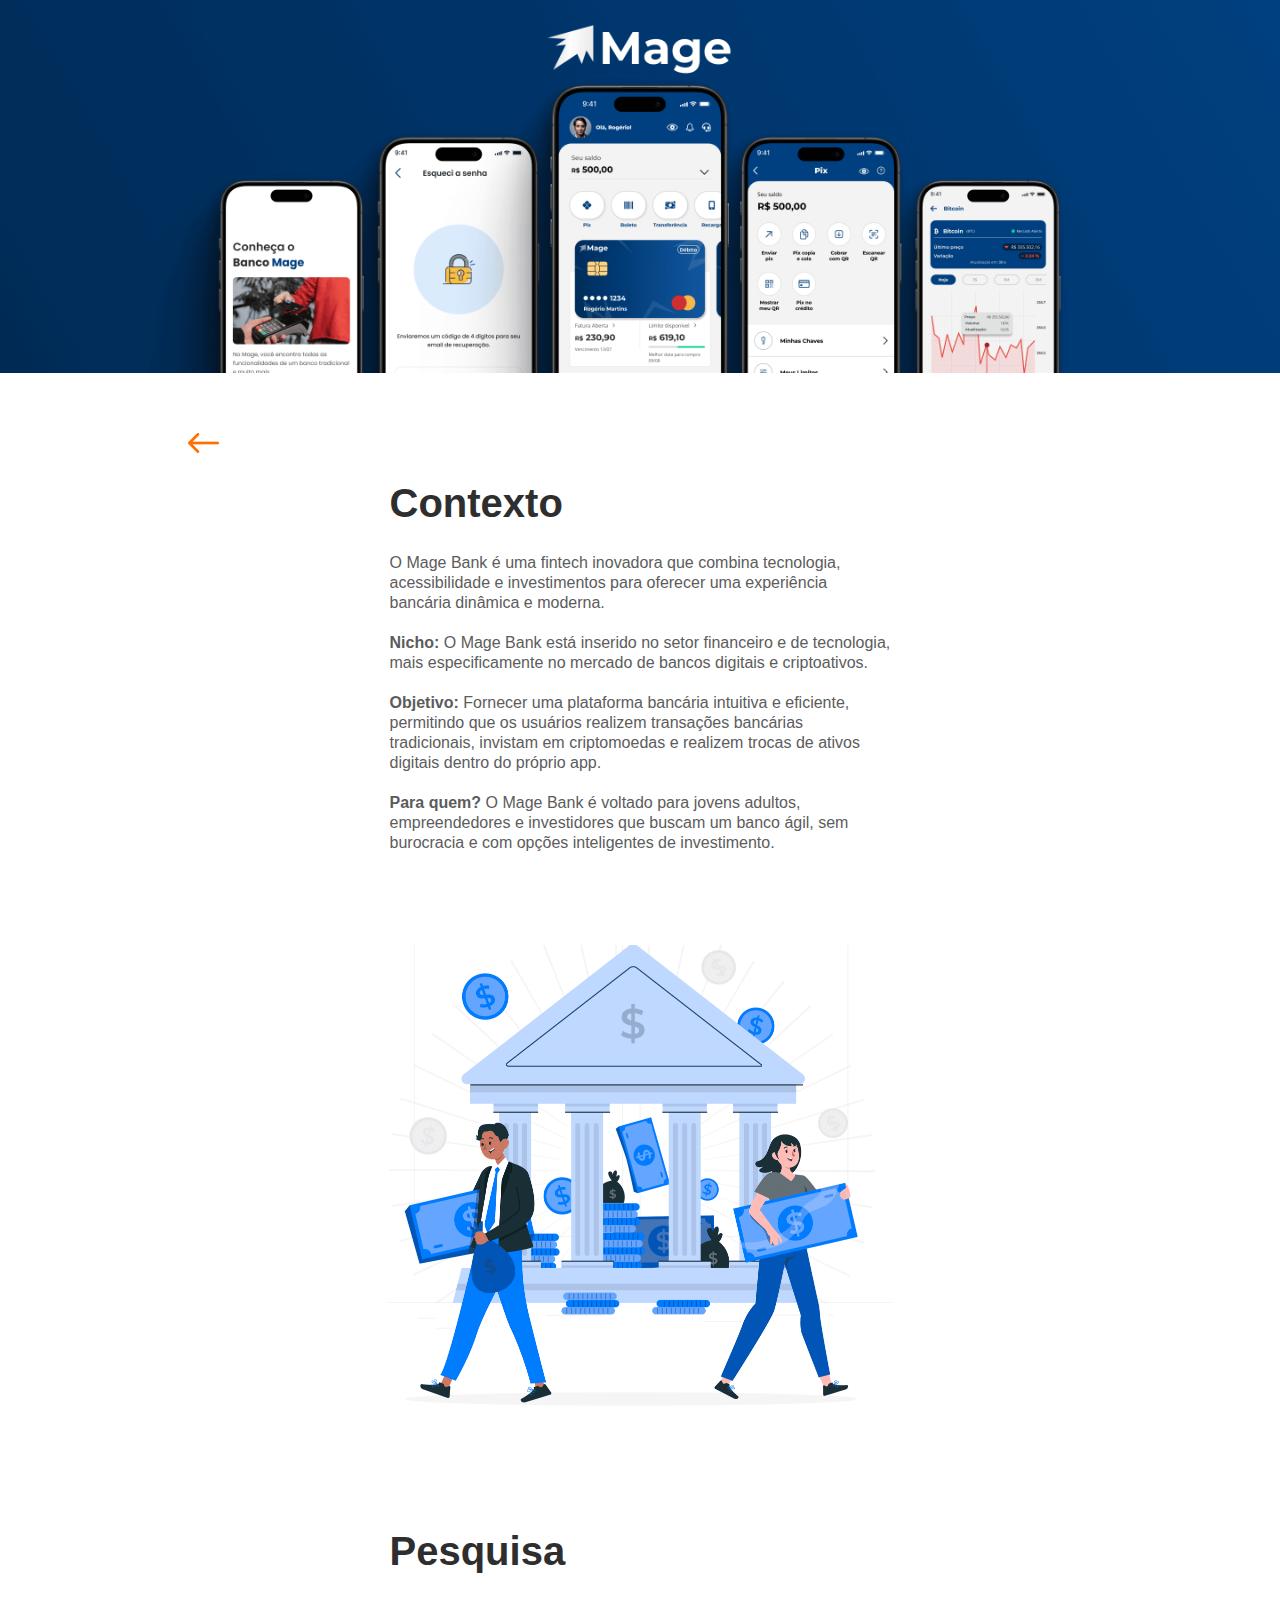
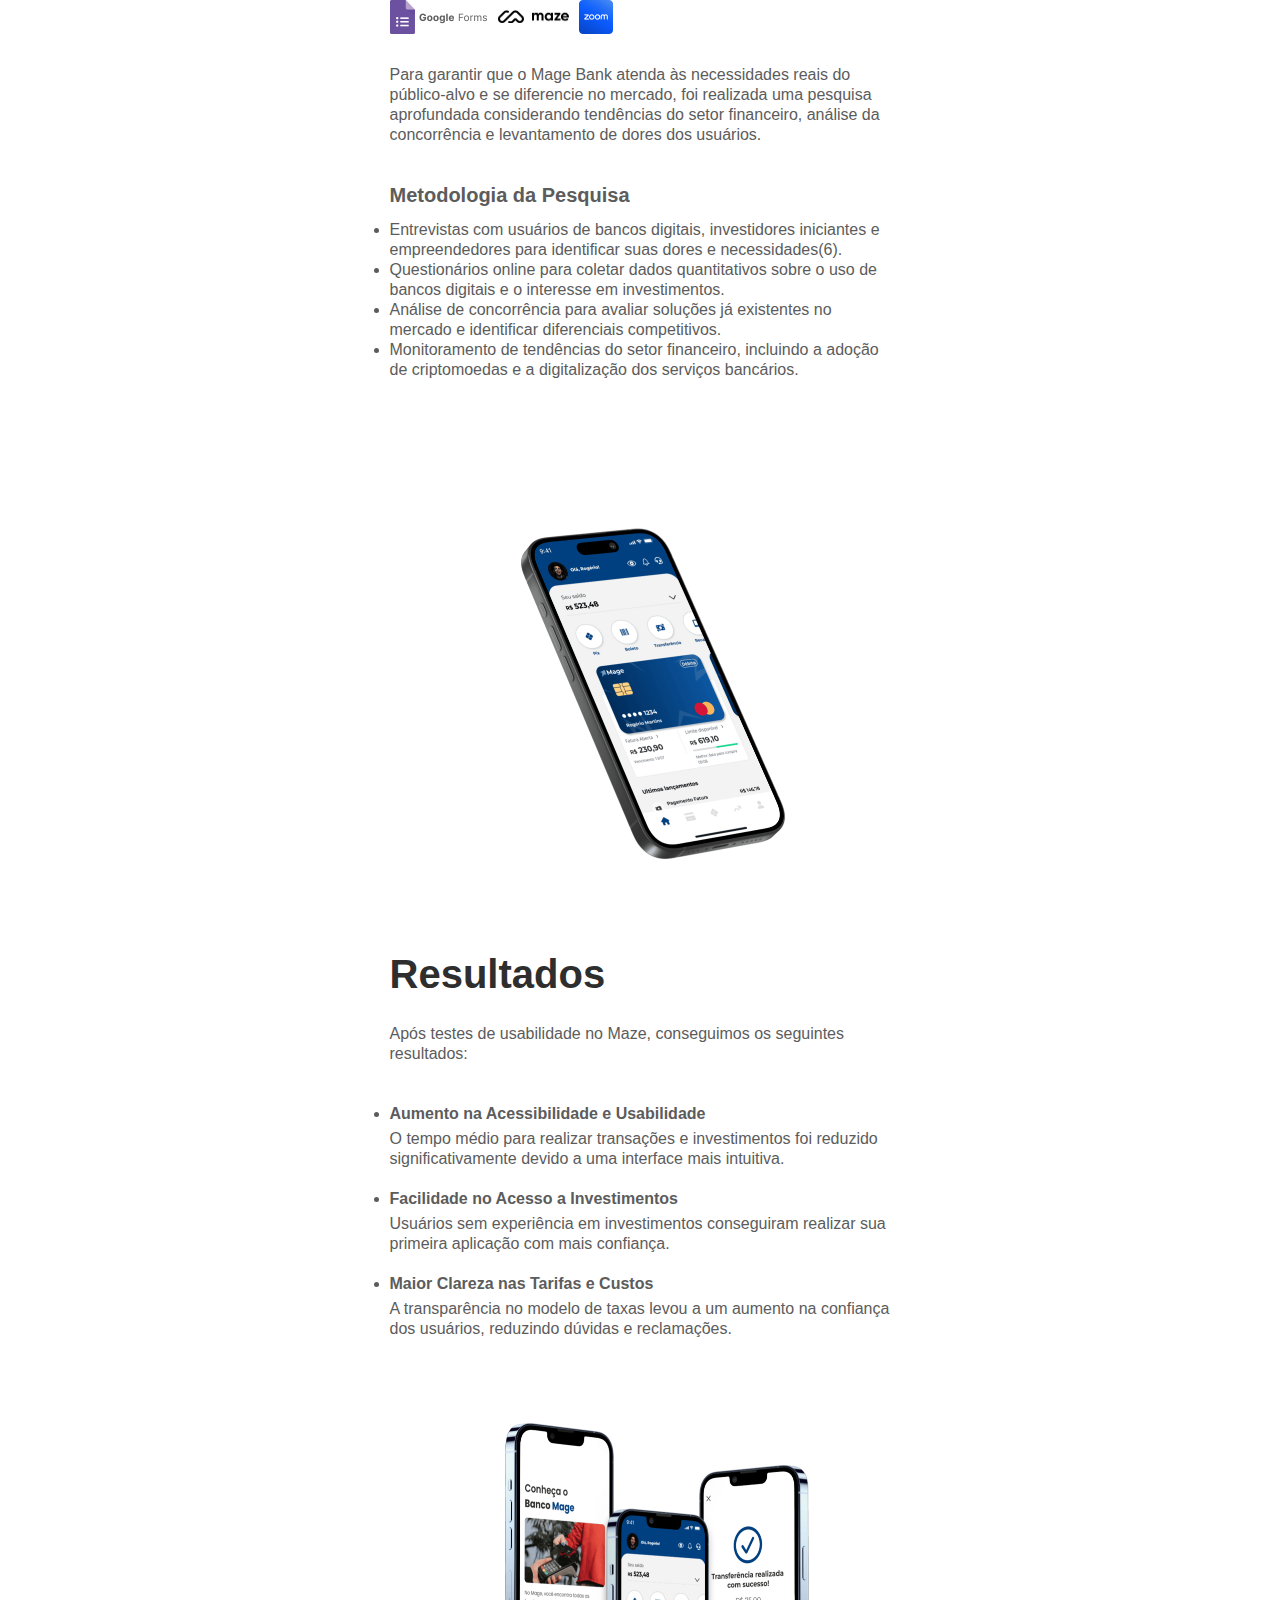
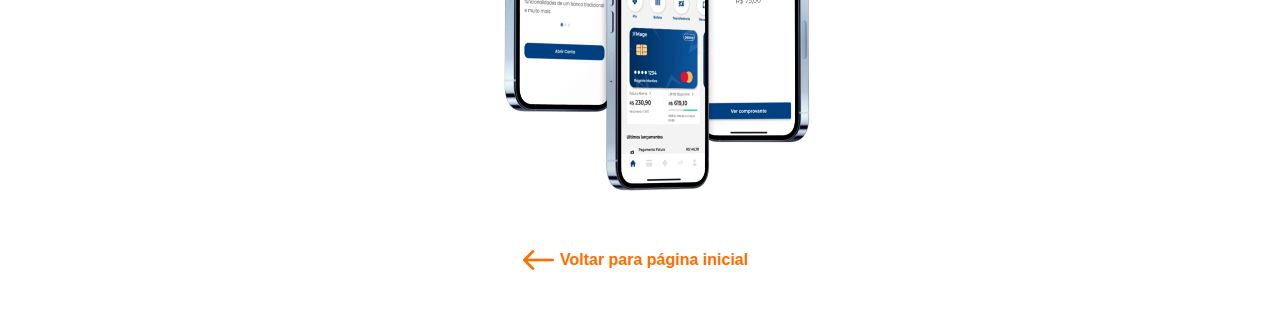
<file: SubPages/Mage_Bank.html>
<!DOCTYPE html>
<html lang="PT-br">

<head>
    <meta charset="UTF-8">
    <meta name="viewport" content="width=device-width, initial-scale=1.0">
    <link rel="stylesheet" href="../css/root.css">
    <link rel="stylesheet" href="../css/reset.css">
    <link rel="stylesheet" href="../css/MageStyle.css">
    <title>Mage Bank</title>
</head>

<body>
    <header class="Mage_Header">
        <div class="Mage_Image">
            <img src="../images/Bg-Mage-Desktop.png" alt="">
        </div>

        <div class="Mage_Image_tablet">
            <img src="../images/Bg-Mage-Tablet.png" alt="">
        </div>

        <div class="Mage_Image_mobile">
            <img src="../images/Bg-Mage-Mobile.png" alt="">
        </div>

    </header>

    <section class="Mage_Container">

        <div class="Context_Container Content_Container">

            <a href="../index.html">
                <div class="GoBack_Start">
                    <img src="../images/Voltar Desktop.png" alt="Voltar">
                </div>
            </a>

            <div class="Text_Content">
                <div class="Text_About">
                    <div class="Text_Title">
                        <h3>Contexto</h3>
                    </div>
                    <div class="Inform_Text">
                        <p>O Mage Bank é uma fintech inovadora que combina tecnologia, acessibilidade e investimentos
                            para oferecer uma experiência bancária dinâmica e moderna.
                            <br>
                            <br>
                            <b>Nicho:</b> O Mage Bank está inserido no setor financeiro e de tecnologia, mais
                            especificamente no mercado de bancos digitais e criptoativos.

                            <br>
                            <br>
                            <b>Objetivo:</b> Fornecer uma plataforma bancária intuitiva e eficiente, permitindo que os
                            usuários realizem transações bancárias tradicionais, invistam em criptomoedas e realizem
                            trocas de ativos digitais dentro do próprio app.
                            <br>
                            <br>
                            <b>Para quem?</b> O Mage Bank é voltado para jovens adultos, empreendedores e investidores
                            que buscam um banco ágil, sem burocracia e com opções inteligentes de investimento.
                        </p>
                    </div>


                </div>
                <div class="Text_Image">
                    <img src="../images/img-Mage-1.png" alt="">
                </div>
                <div class="Context_img_tablet">
                    <img src="../images/img-Mage-1.png" alt="">
                </div>


            </div>
        </div>

        <div class="Search_Container Content_Container">


            <div class="Text_Content Search_Text">

                <div class="Text_Image Search_img">
                    <img src="../images/img-Mage-2.png" alt="">
                </div>

                <div class="Text_About">
                    <div class="Text_Title">
                        <h3>Pesquisa</h3>
                    </div>

                    <div class="Images_Content">
                        <div class="Forms_Image">
                            <img src="../images/Icone-Googleforms.png" alt="">
                        </div>

                        <div class="Maze_Image">
                            <img src="../images/Icone-Maze.png" alt="">
                        </div>

                        <div class="Zomm_Image">
                            <img src="../images/Icone-Zoom.png" alt="">
                        </div>
                    </div>


                    <div class="Inform_Text">
                        <p>Para garantir que o Mage Bank atenda às necessidades reais do público-alvo e se diferencie no
                            mercado, foi realizada uma pesquisa aprofundada considerando tendências do setor financeiro,
                            análise da concorrência e levantamento de dores dos usuários.</p>
                        <br>
                        <br>
                        <div class="Metodology_Title">
                            <h3>Metodologia da Pesquisa</h3>
                        </div>

                        <ul>
                            <li>
                                Entrevistas com usuários de bancos digitais, investidores iniciantes e empreendedores
                                para identificar suas dores e necessidades(6). </li>
                            <li>
                                Questionários online para coletar dados quantitativos sobre o uso de bancos digitais e o
                                interesse em investimentos.
                            </li>
                            <li>
                                Análise de concorrência para avaliar soluções já existentes no mercado e identificar
                                diferenciais competitivos.
                            </li>
                            <li>
                                Monitoramento de tendências do setor financeiro, incluindo a adoção de criptomoedas e a
                                digitalização dos serviços bancários.
                            </li>
                        </ul>
                    </div>
                </div>
                <div class="Search_img_tablet">
                    <img src="../images/img-Mage-2.png" alt="">
                </div>
            </div>

        </div>

        <div class="Result_Container Content_Container">
            <div class="Context_Container Content_Container">

                <div class="Text_Content">
                    <div class="Text_About">
                        <div class="Text_Title">
                            <h3>Resultados</h3>
                        </div>
                        <div class="Inform_Text">
                            <p>Após testes de usabilidade no Maze, conseguimos os seguintes resultados:</p>
                            <br>
                            <br>

                            <ul>
                                <b>
                                    <li>Aumento na Acessibilidade e Usabilidade</li>
                                </b>
                                <p>O tempo médio para realizar transações e investimentos foi reduzido
                                    significativamente devido a uma interface mais intuitiva.</p>
                                <br>
                            
                                <b>
                                    <li>Facilidade no Acesso a Investimentos</li>
                                </b>
                                <p>Usuários sem experiência em investimentos conseguiram realizar sua primeira aplicação
                                    com mais confiança.</p>
                                <br>
                                <b>
                                    <li> Maior Clareza nas Tarifas e Custos</li>
                                </b>
                                <p>A transparência no modelo de taxas levou a um aumento na confiança dos usuários,
                                    reduzindo dúvidas e reclamações.</p>
                            </ul>

                        </div>


                    </div>
                    <div class="Text_Image">
                        <img src="../images/img-Mage-3.png" alt="">
                    </div>

                    <div class="Result_img_tablet">
                        <img src="../images/img-Mage-3.png" alt="">
                    </div>


                </div>
            </div>

            <div class="GoBack_End">
                <a href="../index.html">
                    <div class="GoBack_Start">
                        <img src="../images/Voltar Desktop.png" alt="Voltar">
                        <div class="GoBack_Text">Voltar para página inicial</div>

                    </div>
                </a>
    </section>
</body>

</html>
</file>
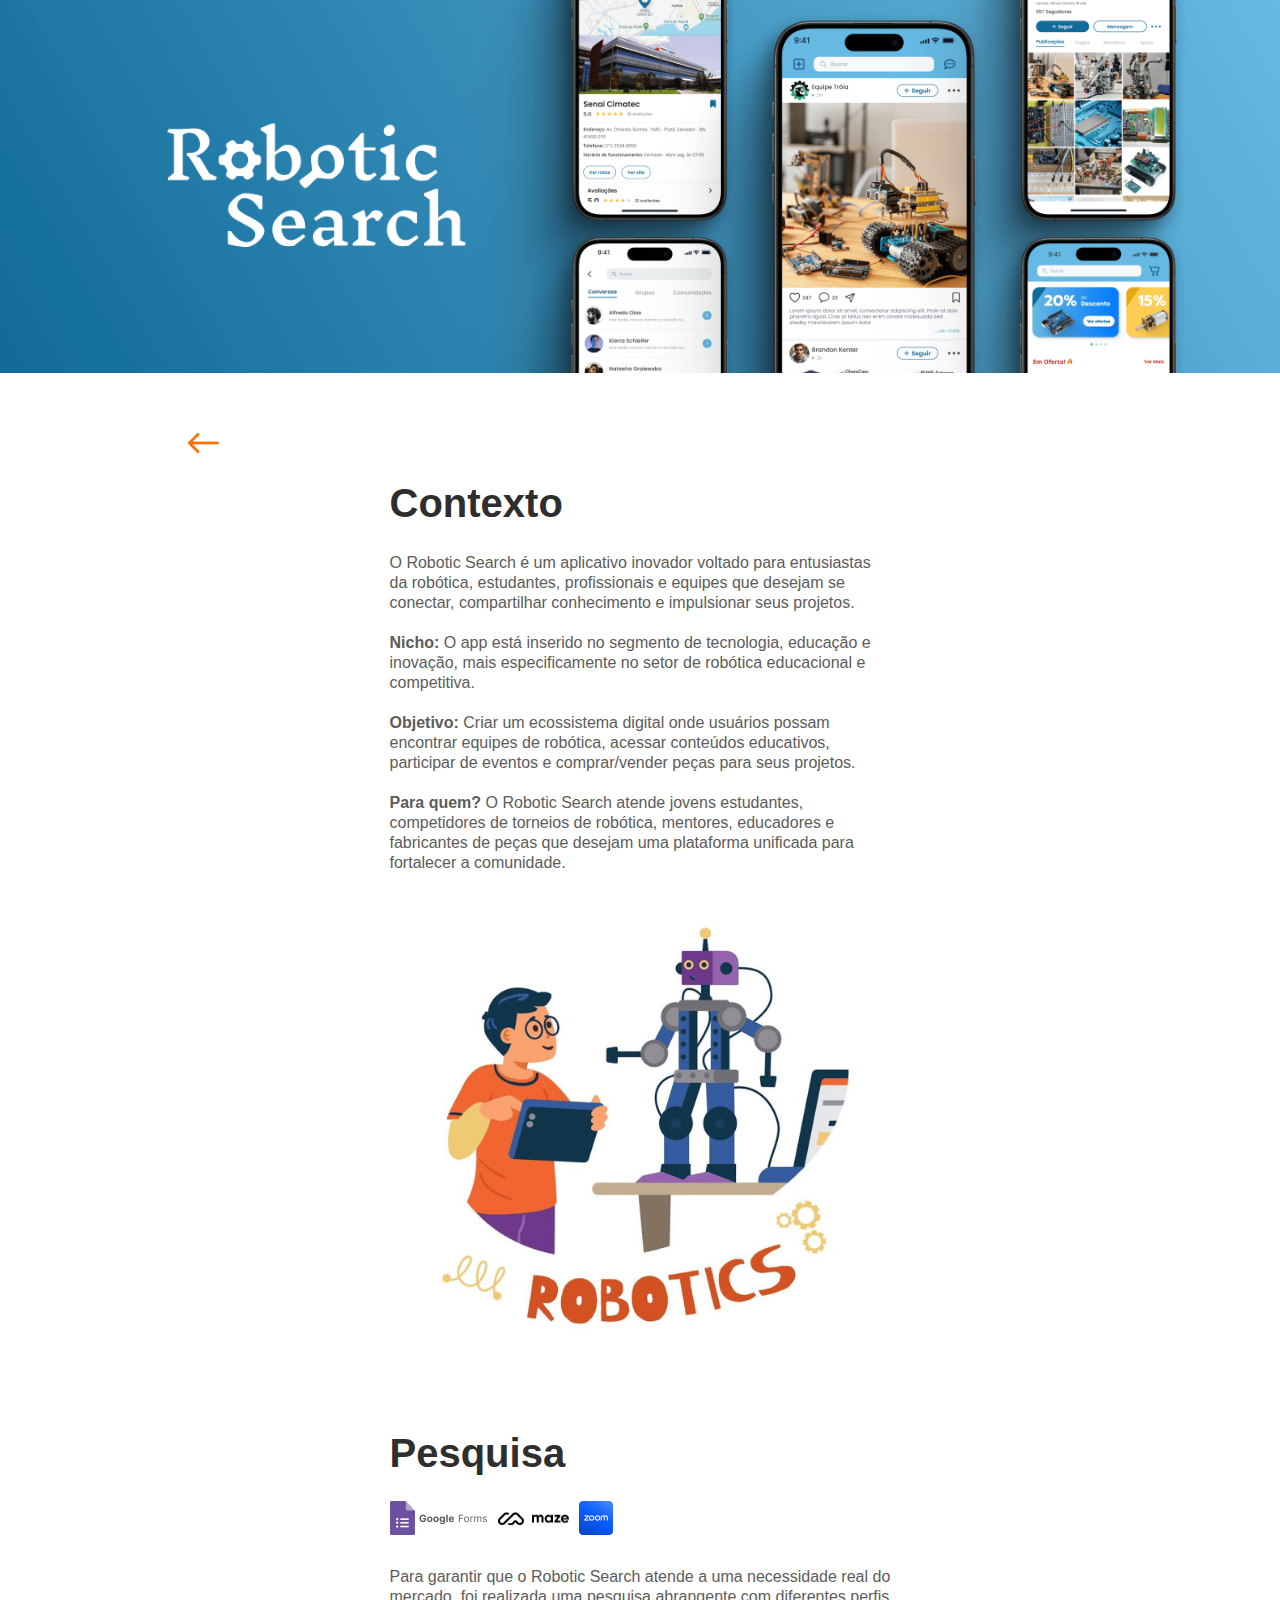
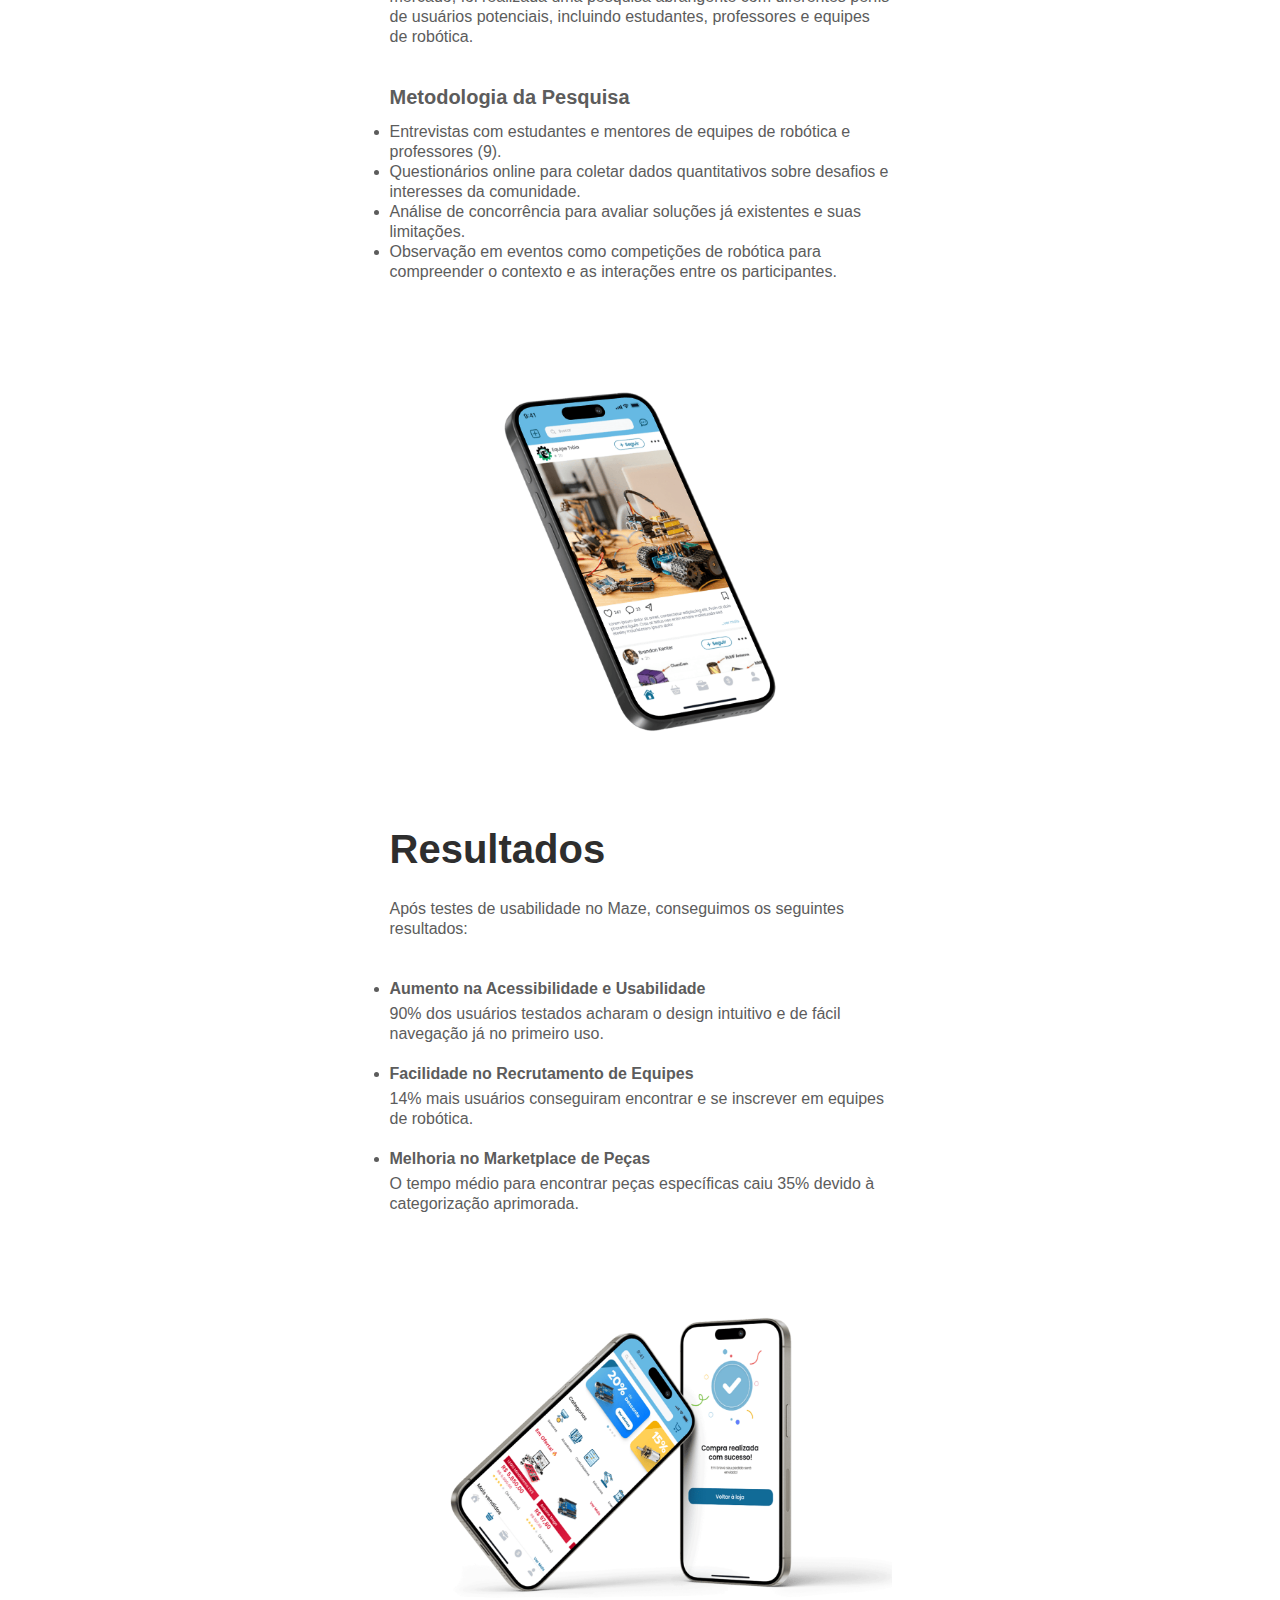
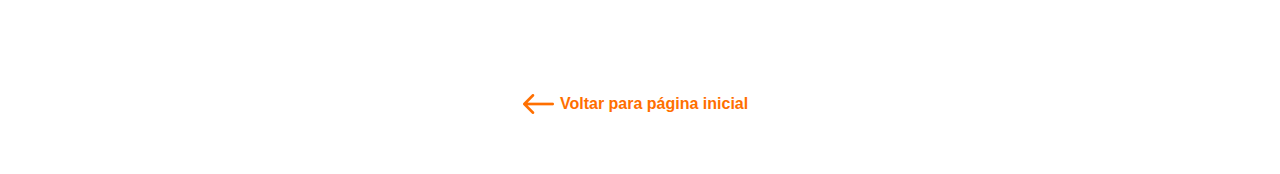
<file: SubPages/Robotic_Search.html>
<!DOCTYPE html>
<html lang="PT-br">

<head>
    <meta charset="UTF-8">
    <meta name="viewport" content="width=device-width, initial-scale=1.0">
    <link rel="stylesheet" href="../css/root.css">
    <link rel="stylesheet" href="../css/reset.css">
    <link rel="stylesheet" href="../css/RoboticStyle.css">
    <title>Robotic Search</title>
</head>

<body>
    <header class="Robotic_Header">
        <div class="Robotic_Image">
            <img src="../images/Bg-Robotic-Desktop.png" alt="">
        </div>

        <div class="Robotic_Image_tablet">
            <img src="../images/Bg-Robotic-Tablet.png" alt="">
        </div>

        <div class="Robotic_Image_mobile">
            <img src="../images/Bg-Robotic-Mobile.png" alt="">
        </div>

    </header>

    <section class="Robotic_Container">

        <div class="Context_Container Content_Container">

            <a href="../index.html">
                <div class="GoBack_Start">
                    <img src="../images/Voltar Desktop.png" alt="Voltar">
                </div>
            </a>

            <div class="Text_Content">
                <div class="Text_About">
                    <div class="Text_Title">
                        <h3>Contexto</h3>
                    </div>
                    <div class="Inform_Text">
                        <p>O Robotic Search é um aplicativo inovador voltado para entusiastas da robótica, estudantes,
                            profissionais e equipes que desejam se conectar, compartilhar conhecimento e impulsionar
                            seus projetos.
                            <br>
                            <br>
                            <b>Nicho:</b> O app está inserido no segmento de tecnologia, educação e inovação,
                            mais
                            especificamente no setor de robótica educacional e competitiva.
                            <br>
                            <br>
                            <b>Objetivo:</b> Criar um ecossistema digital onde usuários possam encontrar equipes de
                            robótica,
                            acessar conteúdos educativos, participar de eventos e comprar/vender peças para seus
                            projetos.
                            <br>
                            <br>
                            <b>Para quem?</b> O Robotic Search atende jovens estudantes, competidores de torneios de
                            robótica,
                            mentores, educadores e fabricantes de peças que desejam uma plataforma unificada para
                            fortalecer a comunidade.
                        </p>
                    </div>


                </div>
                <div class="Text_Image">
                    <img src="../images/img-Robotic-1.png" alt="">
                </div>
                <div class="Context_img_tablet">
                    <img src="../images/img-Robotic-1.png" alt="">
                </div>


            </div>
        </div>

        <div class="Search_Container Content_Container">


            <div class="Text_Content Search_Text">

                <div class="Text_Image Search_img">
                    <img src="../images/img-Robotic-2.png" alt="">
                </div>

                <div class="Text_About">
                    <div class="Text_Title">
                        <h3>Pesquisa</h3>
                    </div>

                    <div class="Images_Content">
                        <div class="Forms_Image">
                            <img src="../images/Icone-Googleforms.png" alt="">
                        </div>

                        <div class="Maze_Image">
                            <img src="../images/Icone-Maze.png" alt="">
                        </div>

                        <div class="Zomm_Image">
                            <img src="../images/Icone-Zoom.png" alt="">
                        </div>
                    </div>


                    <div class="Inform_Text">
                        <p>Para garantir que o Robotic Search atende a uma necessidade real do mercado, foi realizada
                            uma pesquisa abrangente com diferentes perfis de usuários potenciais, incluindo estudantes,
                            professores e equipes de robótica.</p>
                        <br>
                        <br>
                        <div class="Metodology_Title">
                            <h3>Metodologia da Pesquisa</h3>
                        </div>

                        <ul>
                            <li>
                                Entrevistas com estudantes e mentores de equipes de robótica e professores (9).
                            </li>
                            <li>
                                Questionários online para coletar dados quantitativos sobre desafios e interesses da
                                comunidade.
                            </li>
                            <li>
                                Análise de concorrência para avaliar soluções já existentes e suas limitações.
                            </li>

                            <li>
                                Observação em eventos como competições de robótica para compreender o contexto e as
                                interações entre os participantes.
                            </li>
                        </ul>
                    </div>
                </div>
                <div class="Search_img_tablet">
                    <img src="../images/img-Robotic-2.png" alt="">
                </div>
            </div>

        </div>

        <div class="Result_Container Content_Container">
            <div class="Context_Container Content_Container">

                <div class="Text_Content">
                    <div class="Text_About">
                        <div class="Text_Title">
                            <h3>Resultados</h3>
                        </div>
                        <div class="Inform_Text">
                            <p>Após testes de usabilidade no Maze, conseguimos os seguintes resultados:</p>
                            <br>
                            <br>

                            <ul>
                                <b>
                                    <li>Aumento na Acessibilidade e Usabilidade</li>
                                </b>
                                <p>90% dos usuários testados acharam o design intuitivo e de fácil navegação já no
                                    primeiro uso.</p>
                                <br>
                                
                                <b>
                                    <li>Facilidade no Recrutamento de Equipes</li>
                                </b>
                                <p>14% mais usuários conseguiram encontrar e se inscrever em equipes de robótica.</p>
                                <br>
                                
                                <b>
                                    <li> Melhoria no Marketplace de Peças</li>
                                </b>
                                <p>O tempo médio para encontrar peças específicas caiu 35% devido à categorização
                                    aprimorada.</p>
                            </ul>

                        </div>


                    </div>
                    <div class="Text_Image">
                        <img src="../images/img-Robotic-3.png" alt="">
                    </div>

                    <div class="Result_img_tablet">
                        <img src="../images/img-Robotic-3.png" alt="">
                    </div>


                </div>
            </div>

            <div class="GoBack_End">
                <a href="../index.html">
                    <div class="GoBack_Start">
                        <img src="../images/Voltar Desktop.png" alt="Voltar">
                        <div class="GoBack_Text">Voltar para página inicial</div>

                    </div>
                </a>
            </div>
    </section>
</body>

</html>
</file>
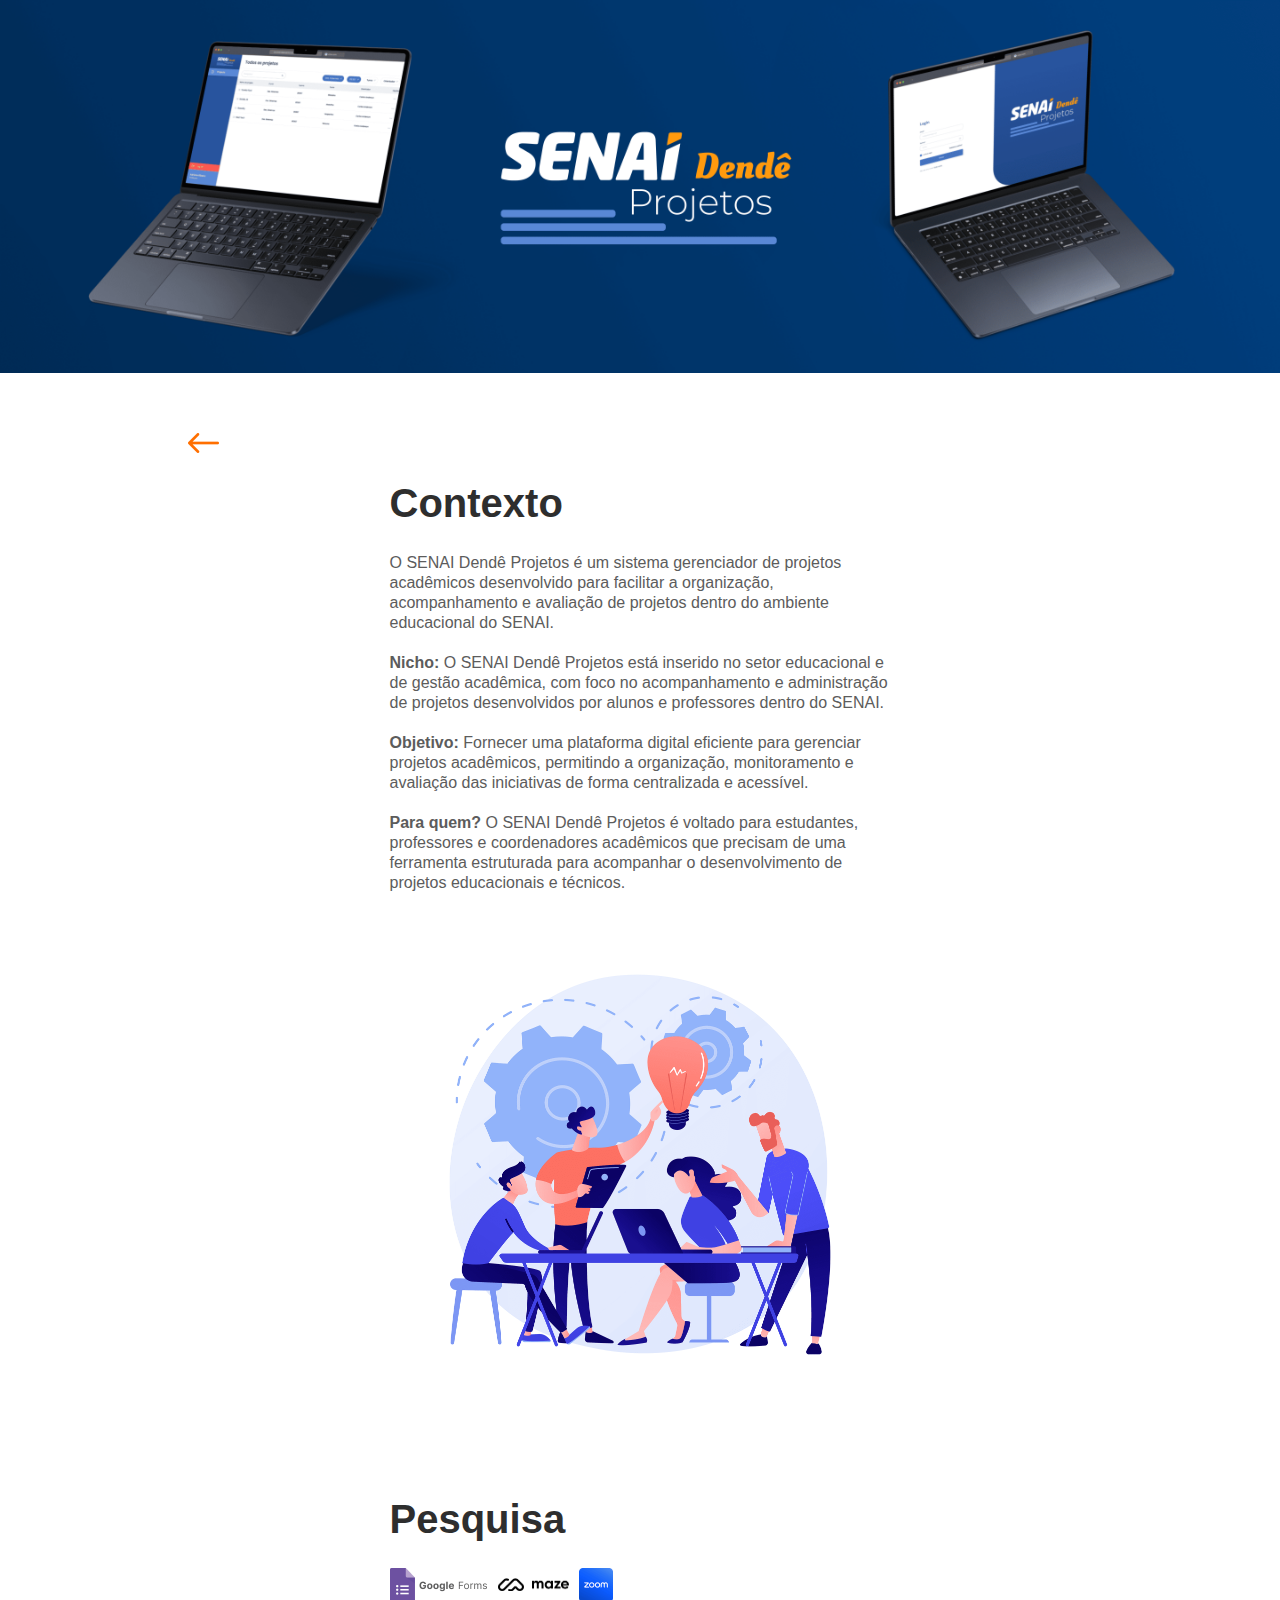
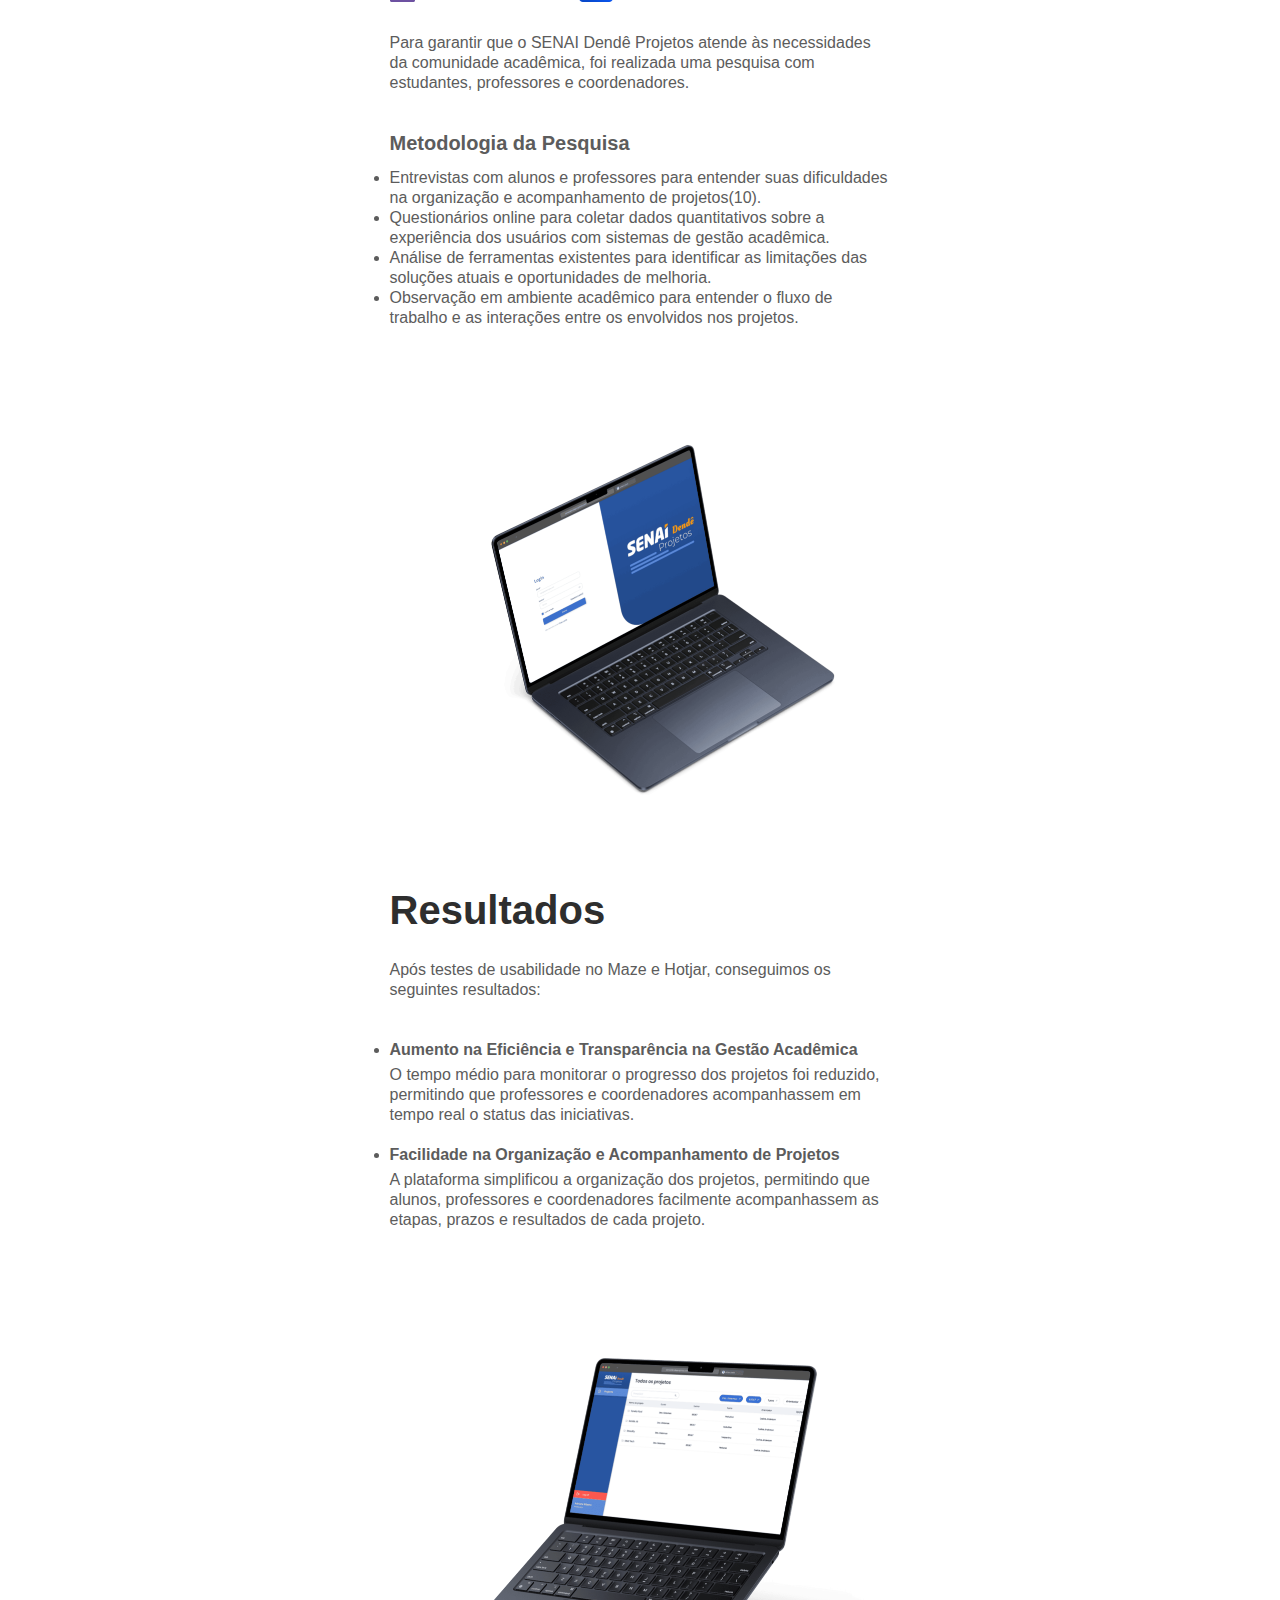
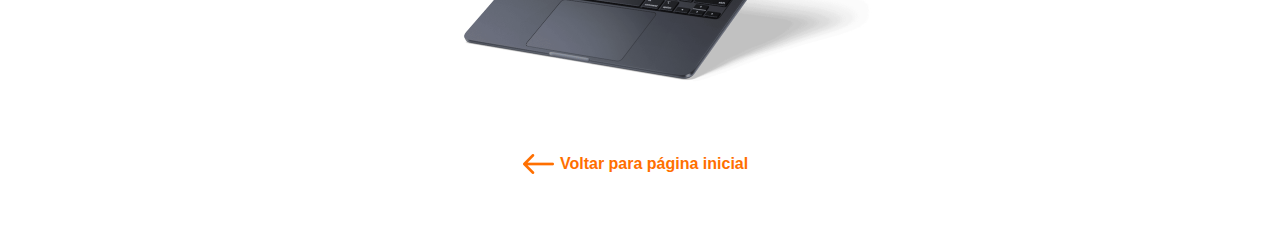
<file: SubPages/Senai_Dende.html>
<!DOCTYPE html>
<html lang="PT-br">

<head>
    <meta charset="UTF-8">
    <meta name="viewport" content="width=device-width, initial-scale=1.0">
    <link rel="stylesheet" href="../css/root.css">
    <link rel="stylesheet" href="../css/reset.css">
    <link rel="stylesheet" href="../css/SenaiStyle.css">
    <title>Senai Dendê</title>
</head>

<body>
    <header class="Senai_Header">
        <div class="Senai_Image">
            <img src="../images/Bg-Senai-Desktop.png" alt="">
        </div>

        <div class="Senai_Image_tablet">
            <img src="../images/Bg-Senai-Tablet.png" alt="">
        </div>

        <div class="Senai_Image_mobile">
            <img src="../images/Bg-Senai-Mobile.png" alt="">
        </div>

    </header>

    <section class="Senai_Container">

        <div class="Context_Container Content_Container">

            <a href="../index.html">
                <div class="GoBack_Start">
                    <img src="../images/Voltar Desktop.png" alt="Voltar">
                </div>
            </a>

            <div class="Text_Content">
                <div class="Text_About">
                    <div class="Text_Title">
                        <h3>Contexto</h3>
                    </div>
                    <div class="Inform_Text">
                        <p>O SENAI Dendê Projetos é um sistema gerenciador de projetos acadêmicos desenvolvido para
                            facilitar a organização, acompanhamento e avaliação de projetos dentro do ambiente
                            educacional do SENAI.
                            <br>
                            <br>
                            <b>Nicho:</b> O SENAI Dendê Projetos está inserido no setor educacional e de gestão
                            acadêmica, com foco no acompanhamento e administração de projetos desenvolvidos por alunos e
                            professores dentro do SENAI.

                            <br>
                            <br>
                            <b>Objetivo:</b> Fornecer uma plataforma digital eficiente para gerenciar projetos
                            acadêmicos, permitindo a organização, monitoramento e avaliação das iniciativas de forma
                            centralizada e acessível.
                            <br>
                            <br>
                            <b>Para quem?</b> O SENAI Dendê Projetos é voltado para estudantes, professores e
                            coordenadores acadêmicos que precisam de uma ferramenta estruturada para acompanhar o
                            desenvolvimento de projetos educacionais e técnicos.
                        </p>
                    </div>


                </div>
                <div class="Text_Image">
                    <img src="../images/img-Senai-1.png" alt="">
                </div>
                <div class="Context_img_tablet">
                    <img src="../images/img-Senai-1.png" alt="">
                </div>


            </div>
        </div>

        <div class="Search_Container Content_Container">


            <div class="Text_Content Search_Text">

                <div class="Text_Image Search_img">
                    <img src="../images/img-Senai-2.png" alt="">
                </div>

                <div class="Text_About">
                    <div class="Text_Title">
                        <h3>Pesquisa</h3>
                    </div>

                    <div class="Images_Content">
                        <div class="Forms_Image">
                            <img src="../images/Icone-Googleforms.png" alt="">
                        </div>

                        <div class="Maze_Image">
                            <img src="../images/Icone-Maze.png" alt="">
                        </div>

                        <div class="Zomm_Image">
                            <img src="../images/Icone-Zoom.png" alt="">
                        </div>
                    </div>


                    <div class="Inform_Text">
                        <p>Para garantir que o SENAI Dendê Projetos atende às necessidades da comunidade acadêmica, foi
                            realizada uma pesquisa com estudantes, professores e coordenadores.</p>
                        <br>
                        <br>
                        <div class="Metodology_Title">
                            <h3>Metodologia da Pesquisa</h3>
                        </div>

                        <ul>
                            <li>
                                Entrevistas com alunos e professores para entender suas dificuldades na organização e
                                acompanhamento de projetos(10). </li>
                            <li>
                                Questionários online para coletar dados quantitativos sobre a experiência dos usuários
                                com sistemas de gestão acadêmica.
                            </li>
                            <li>
                                Análise de ferramentas existentes para identificar as limitações das soluções atuais e
                                oportunidades de melhoria.
                            </li>
                            <li>
                                Observação em ambiente acadêmico para entender o fluxo de trabalho e as interações entre
                                os envolvidos nos projetos.
                            </li>
                        </ul>
                    </div>
                </div>
                <div class="Search_img_tablet">
                    <img src="../images/img-Senai-2.png" alt="">
                </div>
            </div>

        </div>

        <div class="Result_Container Content_Container">
            <div class="Context_Container Content_Container">

                <div class="Text_Content">
                    <div class="Text_About">
                        <div class="Text_Title">
                            <h3>Resultados</h3>
                        </div>
                        <div class="Inform_Text">
                            <p>Após testes de usabilidade no Maze e Hotjar, conseguimos os seguintes resultados:</p>
                            <br>
                            <br>

                            <ul>
                                <b>
                                    <li>Aumento na Eficiência e Transparência na Gestão Acadêmica</li>
                                </b>
                                <p>O tempo médio para monitorar o progresso dos projetos foi reduzido, permitindo que
                                    professores e coordenadores acompanhassem em tempo real o status das iniciativas.
                                </p>
                                <br>
                                
                                <b>
                                    <li>Facilidade na Organização e Acompanhamento de Projetos</li>
                                </b>
                                <p>A plataforma simplificou a organização dos projetos, permitindo que alunos,
                                    professores e coordenadores facilmente acompanhassem as etapas, prazos e resultados
                                    de cada projeto.</p>
                            </ul>

                        </div>


                    </div>
                    <div class="Text_Image">
                        <img src="../images/img-Senai-3.png" alt="">
                    </div>

                    <div class="Result_img_tablet">
                        <img src="../images/img-Senai-3.png" alt="">
                    </div>


                </div>
            </div>

            <div class="GoBack_End">
                <a href="../index.html">
                    <div class="GoBack_Start">
                        <img src="../images/Voltar Desktop.png" alt="Voltar">
                        <div class="GoBack_Text">Voltar para página inicial</div>

                    </div>
                </a>
    </section>
</body>

</html>
</file>
<file: css/root.css>
:root {
  /* BackGrounds */
  --dk-bg: #f4f4f4;
  --og-bg: #ff6f00;
  --pl-bg: #ffdebd;

  /* Cores de Textos */
  --gr-text: #5c5c5c;
  --dk-text: #2e2e2e;

  /* Fontes de Textos */
  --nav-font-family: Montserrat, sans-serif;

  --title-font-family: inter, sans-serif;
  --title-font-size: 60px;
  --title-font-weight: bold;

  --subtitle-font-family: inter, sans-serif;
  --subtitle-font-size: 40px;
  --subtitle-font-weight: bold;

  --description-font-family: inter, sans-serif;
  --description-font-size: 16px;
  --description-font-weight: 400;

  --hw-font-family: 'Jesco3';
  --hw-font-size: 24px;

  --bhw-font-family: 'Jesco3';
  --bhw-font-size: 32px;
}
</file>
<file: css/MageStyle.css>
/* HEADER ZONE */

.Mage_Image {
  display: flex;
  justify-content: center;
  align-items: center;
  max-width: 100%;
  height: auto;
  overflow: hidden;
}

.Mage_Image img {
  width: 100%;
  height: auto;
}

.Mage_Image_tablet img {
  width: 100%;
  height: auto;
}

.Mage_Image_mobile img {
  width: 100%;
  height: auto;
}

.Mage_Image_tablet {
  display: none;
  justify-content: center;
  align-items: center;
  max-width: 100%;
  height: auto;
  overflow: hidden;
}

.Mage_Image_mobile {
  display: none;
  justify-content: center;
  align-items: center;
  max-width: 100%;
  height: auto;
  overflow: hidden;
}

/* -------------------------- */

/* Context ZONE */

.Mage_Container {
  width: 100%;
  gap: 80px;
  display: flex;
  flex-direction: column;
  align-items: center;
  justify-content: center;
  box-sizing: border-box;
  height: auto;
  padding: 3.75rem 11.75rem;
}

.Content_Container {
  width: 66.5rem;
  max-width: 100%;
  height: auto;
  display: flex;
  flex-direction: column;
  margin: 0 auto;
  gap: 1.875rem;
}

.GoBack_Start {
  display: flex;
  justify-content: flex-start;
  align-items: center;
  width: 100%;
  gap: 6px;
  height: 1.25rem;
}

.GoBack_Start img {
  width: 1.94rem;
  height: 1.25rem;
}

.Text_Content {
  display: flex;
  flex-direction: row;
  flex-wrap: wrap;
  gap: 2rem;
}

.Text_About {
  display: flex;
  justify-content: center;
  flex-direction: column;
  width: 31.31rem;
  max-width: 100%;
  height: auto;
  gap: 1.875rem;
}

.Text_Title {
  font-family: var(--subtitle-font-family);
  font-size: var(--subtitle-font-size);
  font-weight: bold;
  color: var(--dk-text);
}

.Inform_Text {
  width: 100%;
  height: 360px;
  font-family: var(--description-font-family);
  font-size: var(--description-font-size);
  font-weight: 400;
  color: var(--gr-text);
  line-height: 20px;
  letter-spacing: 1%;
}

.Text_Image img {
  width: 100%;
  max-width: 31.44rem;
  height: auto;
}

.Context_img_tablet,
.Result_img_tablet,
.Search_img_tablet {
  display: none;
}

.Context_img_tablet img,
.Result_img_tablet img,
.Search_img_tablet img {
  padding-top: 40px;
  width: 100%;
  max-width: 31.44rem;
  height: auto;
}

.GoBack_End a {
  text-decoration: none;
}

/* -------------------------- */

/* Context ZONE */

.Search_img {
  display: flex;
  width: 100%;
  max-width: 31.44rem;
  height: 382.98px;
  object-fit: cover;
}

.Images_Content {
  display: flex;
  flex-direction: row;
  align-items: center;
  gap: 0.625rem;
  width: 15.69rem;
  height: 2.13rem;
}

.Forms_Image img {
  width: 6.13rem;
  height: 2.13rem;
}

.Maze_Image img {
  width: 4.44rem;
  height: 0.81rem;
}

.Zomm_Image img {
  width: 2.13rem;
  height: 2.13rem;
}
.Metodology_Title {
  font-size: 20px;
  font-weight: bold;
  color: #5c5c5c;
  padding-bottom: 15px;
}

ul {
  list-style-type: disc;
}
/* -------------------------- */

/* Result ZONE */

ul p {
  margin-top: 0.313rem;
}

/* -------------------------- */

/* GoBack ZONE */

.GoBack_End {
  width: 14.63rem;
  height: 1.25rem;
  cursor: pointer;
  display: flex;
  flex-direction: row;

  align-items: center;
  gap: 0.625rem;
  margin: 0 auto;
}

.GoBack_End {
  padding-top: 24px;
}

.GoBack_End img {
  display: flex;
  justify-content: center;
  width: 1.94rem;
  height: 1.25rem;
}

.GoBack_Text {
  font-family: var(--description-font-family);
  font-size: var(--description-font-size);
  font-weight: bold;
  color: var(--og-bg);
}
/* -------------------------- */

/* Medias Query */

@media (max-width: 1402px) {
  .Text_Content {
    justify-content: center;
  }

  .Search_img {
    display: none;
  }

  .Search_img_tablet {
    display: flex;
  }
}

@media (max-width: 1024px) {
  .Text_About {
    width: auto;
  }
}

@media (max-width: 768px) {
  .Mage_Image {
    display: none;
  }

  .Mage_Image_tablet {
    display: flex;
  }

  .Context_img_tablet,
  .Result_img_tablet {
    display: flex;
  }

  .Context_img_tablet img,
  .Result_img_tablet img {
    width: 100%;
    max-width: 20.94rem;
    height: auto;
  }

  .Search_img_tablet img {
    padding-top: 50px;
    width: 100%;
    max-width: 20.94rem;
    height: auto;
  }

  .GoBack_Start img {
    width: 25px;
    height: 16px;
  }

  .GoBack_End {
    font-size: 14px;
  }

  .GoBack_End img {
    width: 25px;
    height: 16px;
  }

  .Text_Image {
    display: none;
  }
  .Mage_Container {
    padding: 40px 40px;
  }

  .Text_Title {
    font-size: 26px;
  }

  .Inform_Text {
    font-size: 14px;
  }
}

@media (max-width: 500px) {
  .Mage_Container {
    padding: 30px 20px;
  }

  .Mage_Image_mobile {
    display: flex;
  }

  .Mage_Image_tablet {
    display: none;
  }

  .Text_Title {
    font-size: 20px;
  }

  .Inform_Text {
    font-size: 12px;
  }

  .GoBack_Text {
    font-size: 12px;
  }

  .GoBack_End img {
    width: 17px;
    height: 12px;
  }

  .GoBack_End {
    gap: 6px;
    justify-content: center;
    width: 15rem;
    padding-top: 30px;
    height: 1.25rem;
  }
}
</file>
<file: css/RoboticStyle.css>
/* HEADER ZONE */

.Robotic_Image {
  display: flex;
  justify-content: center;
  align-items: center;
  max-width: 100%;
  height: auto;
  overflow: hidden;
}

.Robotic_Image img {
  width: 100%;
  height: auto;
}

.Robotic_Image_tablet img {
  width: 100%;
  height: auto;
}

.Robotic_Image_mobile img {
  width: 100%;
  height: auto;
}

.Robotic_Image_tablet {
  display: none;
  justify-content: center;
  align-items: center;
  max-width: 100%;
  height: auto;
  overflow: hidden;
}

.Robotic_Image_mobile {
  display: none;
  justify-content: center;
  align-items: center;
  max-width: 100%;
  height: auto;
  overflow: hidden;
}

/* -------------------------- */

/* Context ZONE */

.Robotic_Container {
  width: 100%;
  gap: 80px;
  display: flex;
  flex-direction: column;
  align-items: center;
  justify-content: center;
  box-sizing: border-box;
  height: auto;
  padding: 3.75rem 11.75rem;
}

.Content_Container {
  width: 66.5rem;
  max-width: 100%;
  height: auto;
  display: flex;
  flex-direction: column;
  margin: 0 auto;
  gap: 1.875rem;
}

.GoBack_Start {
  display: flex;
  justify-content: flex-start;
  align-items: center;
  width: 100%;
  gap: 6px;
  height: 1.25rem;
}

.GoBack_Start img {
  width: 1.94rem;
  height: 1.25rem;
}

.Text_Content {
  display: flex;
  flex-direction: row;
  flex-wrap: wrap;
}

.Text_About {
  display: flex;
  justify-content: center;
  flex-direction: column;
  width: 31.31rem;
  max-width: 100%;
  height: auto;
  gap: 1.875rem;
}

.Text_Title {
  font-family: var(--subtitle-font-family);
  font-size: var(--subtitle-font-size);
  font-weight: bold;
  color: var(--dk-text);
}

.Inform_Text {
  width: 100%;
  height: 360px;
  font-family: var(--description-font-family);
  font-size: var(--description-font-size);
  font-weight: 400;
  color: var(--gr-text);
  line-height: 20px;
  letter-spacing: 1%;
}

.Text_Image img {
  width: 100%;
  max-width: 31.44rem;
  height: auto;
}

.Context_img_tablet,
.Result_img_tablet,
.Search_img_tablet {
  display: none;
}

.Context_img_tablet img,
.Result_img_tablet img,
.Search_img_tablet img {
  padding-top: 40px;
  width: 100%;
  max-width: 31.44rem;
  height: auto;
}

.GoBack_End a {
  text-decoration: none;
}

/* -------------------------- */

/* Context ZONE */

.Search_img {
  display: flex;
  width: 100%;
  max-width: 31.44rem;
  height: 382.98px;
  object-fit: cover;
}

.Images_Content {
  display: flex;
  flex-direction: row;
  align-items: center;
  gap: 0.625rem;
  width: 15.69rem;
  height: 2.13rem;
}

.Forms_Image img {
  width: 6.13rem;
  height: 2.13rem;
}

.Maze_Image img {
  width: 4.44rem;
  height: 0.81rem;
}

.Zomm_Image img {
  width: 2.13rem;
  height: 2.13rem;
}
.Metodology_Title {
  font-size: 20px;
  font-weight: bold;
  color: #5c5c5c;
  padding-bottom: 15px;
}

ul {
  list-style-type: disc;
}
/* -------------------------- */

/* Result ZONE */

ul p {
  margin-top: 0.313rem;
}

/* -------------------------- */

/* GoBack ZONE */

.GoBack_End {
  width: 14.63rem;
  height: 1.25rem;
  cursor: pointer;
  display: flex;
  flex-direction: row;

  align-items: center;
  gap: 0.625rem;
  margin: 0 auto;
}

.GoBack_End {
  padding-top: 24px;
}

.GoBack_End img {
  display: flex;
  justify-content: center;
  width: 1.94rem;
  height: 1.25rem;
}

.GoBack_Text {
  font-family: var(--description-font-family);
  font-size: var(--description-font-size);
  font-weight: bold;
  color: var(--og-bg);
}
/* -------------------------- */

/* Medias Query */

@media (max-width: 1402px) {
  .Text_Content {
    justify-content: center;
  }

  .Search_img {
    display: none;
  }

  .Search_img_tablet {
    display: flex;
  }
}

@media (max-width: 1024px) {
  .Text_About {
    width: auto;
  }
}

@media (max-width: 768px) {
  .Robotic_Image {
    display: none;
  }

  .Robotic_Image_tablet {
    display: flex;
  }

  .Context_img_tablet,
  .Result_img_tablet {
    display: flex;
  }

  .Context_img_tablet img,
  .Result_img_tablet img {
    width: 100%;
    max-width: 20.94rem;
    height: auto;
  }

  .Search_img_tablet img {
    padding-top: 50px;
    width: 100%;
    max-width: 20.94rem;
    height: auto;
  }

  .GoBack_Start img {
    width: 25px;
    height: 16px;
  }

  .GoBack_End {
    font-size: 14px;
  }

  .GoBack_End img {
    width: 25px;
    height: 16px;
  }

  .Text_Image {
    display: none;
  }

  .Robotic_Container {
    padding: 40px 40px;
  }

  .Text_Title {
    font-size: 26px;
  }

  .Inform_Text {
    font-size: 14px;
  }
}

@media (max-width: 500px) {
  .Robotic_Container {
    padding: 30px 20px;
  }

  .Robotic_Image_mobile {
    display: flex;
  }

  .Robotic_Image_tablet {
    display: none;
  }

  .Text_Title {
    font-size: 20px;
  }

  .Inform_Text {
    font-size: 12px;
  }

  .GoBack_Text {
    font-size: 12px;
  }

  .GoBack_End img {
    width: 17px;
    height: 12px;
  }

  .GoBack_End {
    gap: 6px;
    justify-content: center;
    width: 15rem;
    padding-top: 30px;
    height: 1.25rem;
  }
}
</file>
<file: css/SenaiStyle.css>
/* HEADER ZONE */

.Senai_Image {
  display: flex;
  justify-content: center;
  align-items: center;
  max-width: 100%;
  height: auto;
  overflow: hidden;
}

.Senai_Image img {
  width: 100%;
  height: auto;
}

.Senai_Image_tablet img {
  width: 100%;
  height: auto;
}

.Senai_Image_mobile img {
  width: 100%;
  height: auto;
}

.Senai_Image_tablet {
  display: none;
  justify-content: center;
  align-items: center;
  max-width: 100%;
  height: auto;
  overflow: hidden;
}

.Senai_Image_mobile {
  display: none;
  justify-content: center;
  align-items: center;
  max-width: 100%;
  height: auto;
  overflow: hidden;
}

/* -------------------------- */

/* Context ZONE */

.Senai_Container {
  width: 100%;
  gap: 80px;
  display: flex;
  flex-direction: column;
  align-items: center;
  justify-content: center;
  box-sizing: border-box;
  height: auto;
  padding: 3.75rem 11.75rem;
}

.Content_Container {
  width: 66.5rem;
  max-width: 100%;
  height: auto;
  display: flex;
  flex-direction: column;
  margin: 0 auto;
  gap: 1.875rem;
}

.GoBack_Start {
  display: flex;
  justify-content: flex-start;
  align-items: center;
  width: 100%;
  gap: 6px;
  height: 1.25rem;
}

.GoBack_Start img {
  width: 1.94rem;
  height: 1.25rem;
}

.Text_Content {
  display: flex;
  flex-direction: row;
  flex-wrap: wrap;
}

.Text_About {
  display: flex;
  justify-content: center;
  flex-direction: column;
  width: 31.31rem;
  max-width: 100%;
  height: auto;
  gap: 1.875rem;
}

.Text_Title {
  font-family: var(--subtitle-font-family);
  font-size: var(--subtitle-font-size);
  font-weight: bold;
  color: var(--dk-text);
}

.Inform_Text {
  width: 100%;
  height: 360px;
  font-family: var(--description-font-family);
  font-size: var(--description-font-size);
  font-weight: 400;
  color: var(--gr-text);
  line-height: 20px;
  letter-spacing: 1%;
}

.Text_Image img {
  width: 100%;
  max-width: 31.44rem;
  height: auto;
}

.Context_img_tablet,
.Result_img_tablet,
.Search_img_tablet {
  display: none;
}

.Context_img_tablet img,
.Result_img_tablet img,
.Search_img_tablet img {
  padding-top: 40px;
  width: 100%;
  max-width: 31.44rem;
  height: auto;
}

.GoBack_End a {
  text-decoration: none;
}

/* -------------------------- */

/* Context ZONE */

.Search_img {
  display: flex;
  width: 100%;
  max-width: 31.44rem;
  height: 382.98px;
  object-fit: cover;
}

.Images_Content {
  display: flex;
  flex-direction: row;
  align-items: center;
  gap: 0.625rem;
  width: 15.69rem;
  height: 2.13rem;
}

.Forms_Image img {
  width: 6.13rem;
  height: 2.13rem;
}

.Maze_Image img {
  width: 4.44rem;
  height: 0.81rem;
}

.Zomm_Image img {
  width: 2.13rem;
  height: 2.13rem;
}
.Metodology_Title {
  font-size: 20px;
  font-weight: bold;
  color: #5c5c5c;
  padding-bottom: 15px;
}

ul {
  list-style-type: disc;
}
/* -------------------------- */

/* Result ZONE */

ul p {
  margin-top: 0.313rem;
}

/* -------------------------- */

/* GoBack ZONE */

.GoBack_End {
  width: 14.63rem;
  height: 1.25rem;
  cursor: pointer;
  display: flex;
  flex-direction: row;

  align-items: center;
  gap: 0.625rem;
  margin: 0 auto;
}

.GoBack_End {
  padding-top: 24px;
}

.GoBack_End img {
  display: flex;
  justify-content: center;
  width: 1.94rem;
  height: 1.25rem;
}

.GoBack_Text {
  font-family: var(--description-font-family);
  font-size: var(--description-font-size);
  font-weight: bold;
  color: var(--og-bg);
}
/* -------------------------- */

/* Medias Query */

@media (max-width: 1402px) {
  .Text_Content {
    justify-content: center;
  }

  .Search_img {
    display: none;
  }

  .Search_img_tablet {
    display: flex;
  }
}

@media (max-width: 1024px) {
  .Text_About {
    width: auto;
  }
}

@media (max-width: 768px) {
  .Senai_Image {
    display: none;
  }

  .Senai_Image_tablet {
    display: flex;
  }

  .Context_img_tablet,
  .Result_img_tablet {
    display: flex;
  }

  .Context_img_tablet img,
  .Result_img_tablet img {
    width: 100%;
    max-width: 20.94rem;
    height: auto;
  }

  .Search_img_tablet img {
    padding-top: 50px;
    width: 100%;
    max-width: 20.94rem;
    height: auto;
  }

  .GoBack_Start img {
    width: 25px;
    height: 16px;
  }

  .GoBack_End {
    font-size: 14px;
  }

  .GoBack_End img {
    width: 25px;
    height: 16px;
  }

  .Text_Image {
    display: none;
  }

  .Senai_Container {
    padding: 40px 40px;
  }

  .Text_Title {
    font-size: 26px;
  }

  .Inform_Text {
    font-size: 14px;
  }
}

@media (max-width: 500px) {
  .Senai_Container {
    padding: 30px 20px;
  }

  .Senai_Image_mobile {
    display: flex;
  }

  .Senai_Image_tablet {
    display: none;
  }

  .Text_Title {
    font-size: 20px;
  }

  .Inform_Text {
    font-size: 12px;
  }

  .GoBack_Text {
    font-size: 12px;
  }

  .GoBack_End img {
    width: 17px;
    height: 12px;
  }

  .GoBack_End {
    gap: 6px;
    justify-content: center;
    width: 15rem;
    padding-top: 30px;
    height: 1.25rem;
  }
}
</file>
